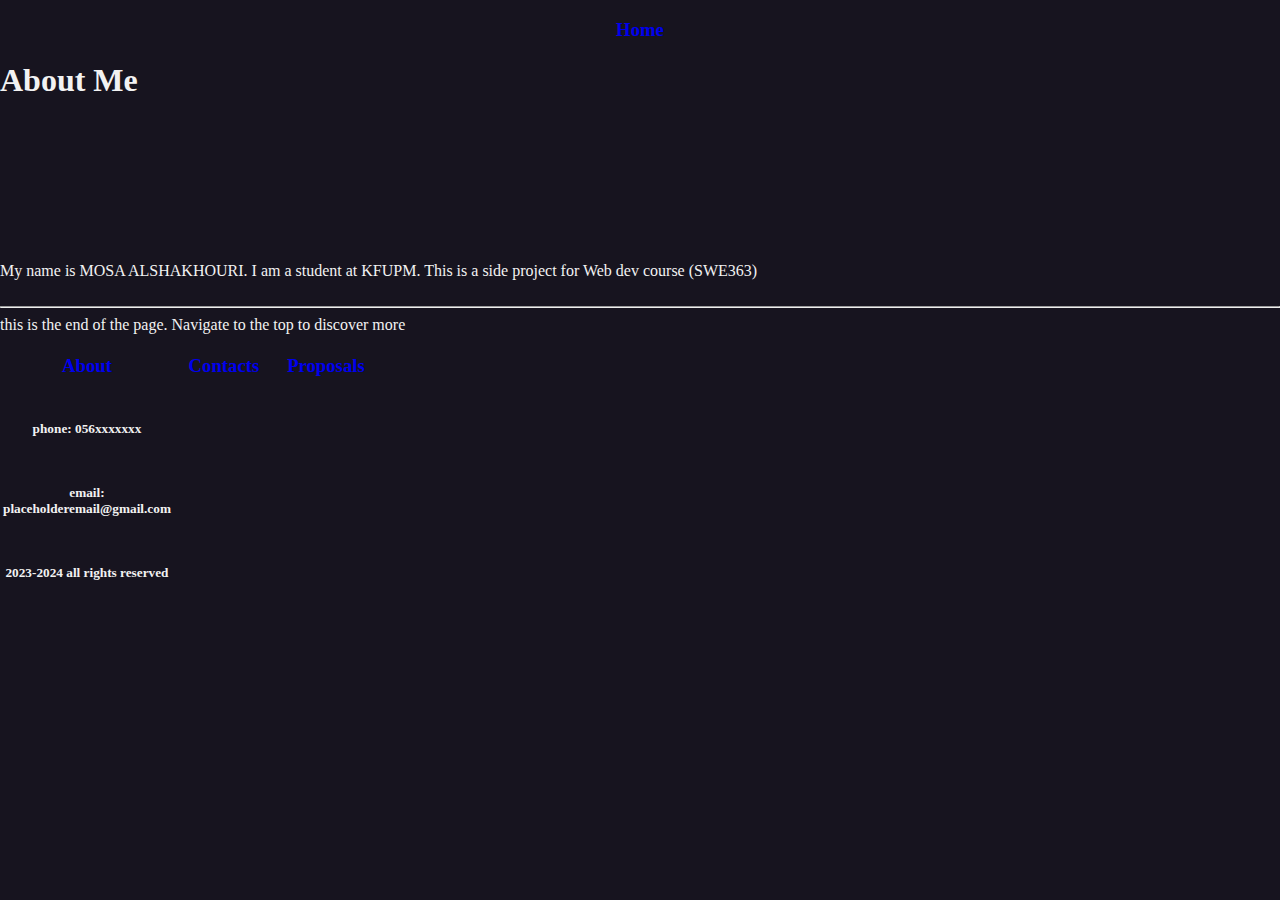
<file: about.html>
<!DOCTYPE html>
<html>
<head>
<link rel="stylesheet" href="style.css">
<title>About Me</title>
<a href="index.html"><h3>Home</h3> </a>

</head>
<body>

	<article>
		<header><h1>About Me</h1></header>
		My name is MOSA ALSHAKHOURI. I am a student at KFUPM. This is a side project for Web dev course (SWE363)
	</article>
	
</body>

	<footer>
		<br>
		<hr>
		this is the end of the page. Navigate to the top to discover more

		<table>

			<tr>
				<td class="td"><a href="about.html"><h3>About</h3> </a></td>
				<td class="td"><a href="contacts.html"><h3>Contacts</h3> </a></td>
				<td class="td"><a href="proposals.html"><h3>Proposals</h3> </a></td>
			</tr>
			
			<tr>
				<td class="td2"><h5>phone: 056xxxxxxx</h5></td>
			</tr>
			
			<tr>
				<td class="td2"><h5>email: placeholderemail@gmail.com</h5></td>
			</tr>
				
			<tr>
				<td class="td2"><h5>2023-2024 all rights reserved</h5></td>
			</tr>
			
		</table>

	</footer>
</html>
</file>
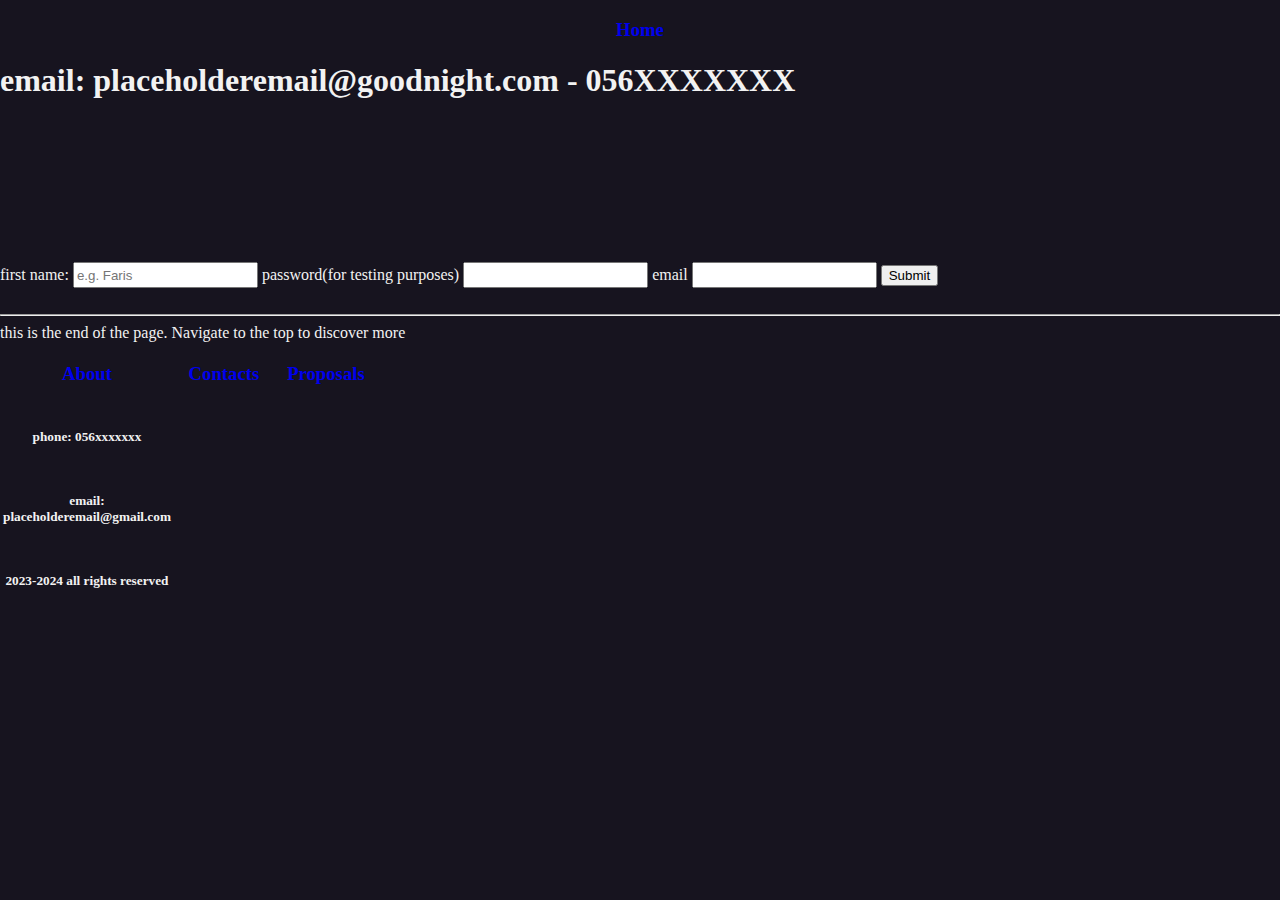
<file: contacts.html>
<!DOCTYPE html>
<html>
<head>
	<link rel="stylesheet" href="style.css">
	<title>Contact Me</title>
	<a href="index.html"><h3>Home</h3> </a>
	<header><h1>email: placeholderemail@goodnight.com - 056XXXXXXX</h1></header>

</head>

<body>

	<form>
		<label>first name:</label>
		<input class="input" type= "text" placeholder="e.g. Faris" required>
		<label>password(for testing purposes)</label>
		<input class="input" type= "password" maxlength="20">
		<label>email</label>
		<input class="input" type= "email" required>
		<input type= "submit">
	</form>

	<br>
	<hr>
	<footer>
		this is the end of the page. Navigate to the top to discover more

		<table>

			<tr>
				<td class="td"><a href="about.html"><h3>About</h3> </a></td>
				<td class="td"><a href="contacts.html"><h3>Contacts</h3> </a></td>
				<td class="td"><a href="proposals.html"><h3>Proposals</h3> </a></td>
			</tr>
			
			<tr>
				<td class="td2"><h5>phone: 056xxxxxxx</h5></td>
			</tr>
			
			<tr>
				<td class="td2"><h5>email: placeholderemail@gmail.com</h5></td>
			</tr>
				
			<tr>
				<td class="td2"><h5>2023-2024 all rights reserved</h5></td>
			</tr>
			
		</table>

	</footer>
</body>

</html>
</file>
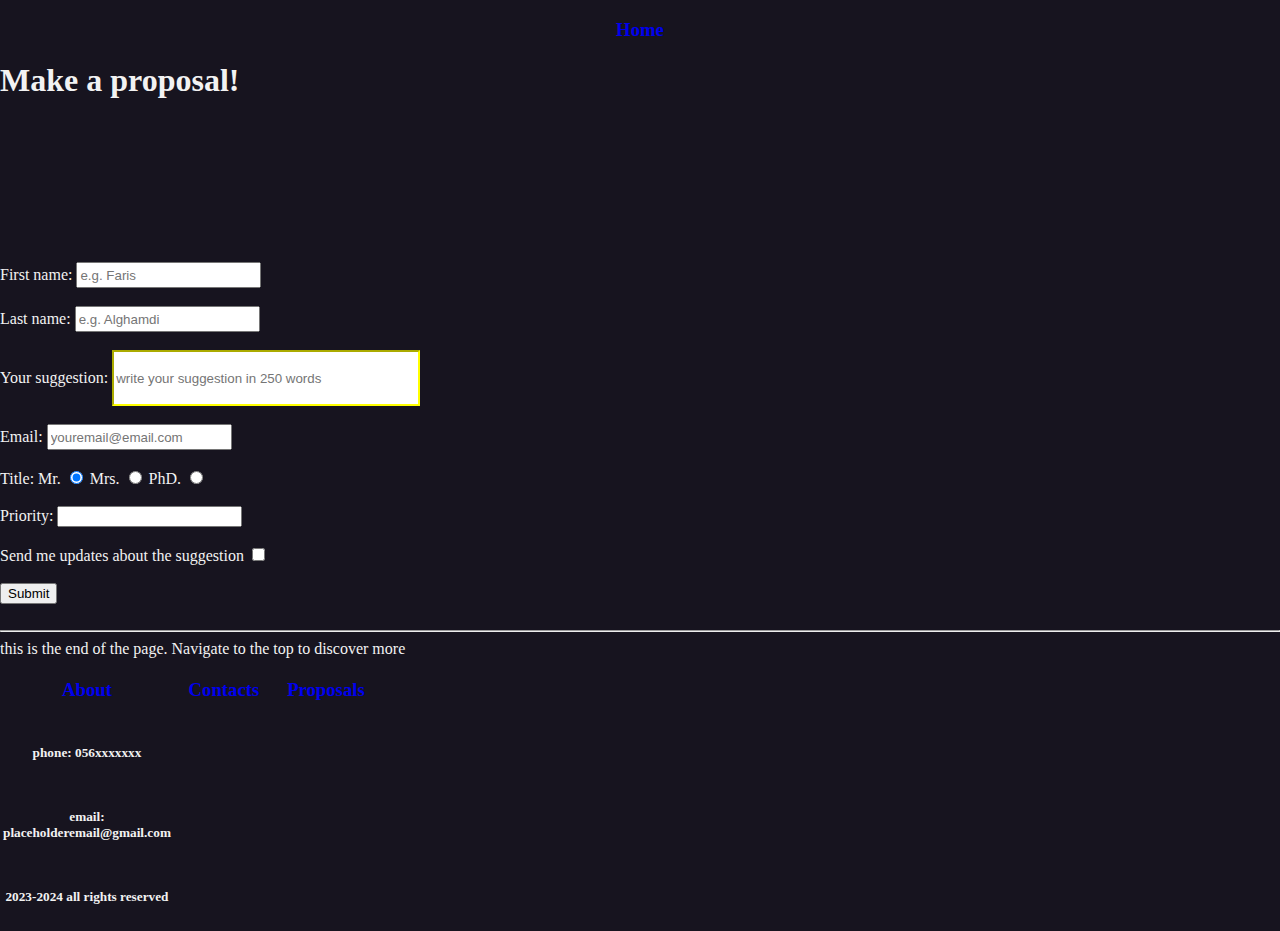
<file: proposals.html>
<!DOCTYPE html>
<html>
<head>
<link rel="stylesheet" href="style.css">
<title>Proposals</title>
<a href="index.html"><h3>Home</h3> </a>
<header><h1>Make a proposal!</h1></header>

</head>

<body>
<form action="thanks.html" autocomplete="on">
	<section>
	<label for="fname">First name:</label>
	<input class="input" type= "text" placeholder="e.g. Faris" name="fname" id="fname" required><br>
	<br>
	</section>
	
	<section>
	<label for="lname">Last name:</label>
	<input class="input" type= "text" placeholder="e.g. Alghamdi" name="lname" id="lname" required><br>
	<br>
	</section>
	
	<section>
	<label for="suggestion">Your suggestion:</label>
	<input class="msg" type= "text" placeholder="write your suggestion in 250 words" name="suggestion" id="suggestion" maxlength="250" autocomplete="off" required><br>
	<br>
	</section>
	
	<section>
	<label for="email">Email: </label>
	<input class="input" type= "email" placeholder="youremail@email.com" name="email" id="email" required><br>
	<br>
	</section>
	
	<section>
	
		<label for="title">Title:</label>
		
		<label for="Mr.">Mr.</label>
		<input type="radio" name="title" id="Mr." value="Mr." checked>
		
		<label for="Mrs.">Mrs.</label>
		<input type="radio" name="title" id="Mrs." value="Mrs.">
		
		<label for="PhD.">PhD.</label>
		<input type="radio" name="title" id="PhD." value="PhD.">
		
		<br><br>
	
	</section>
	
	<section>
		<label for="priority">Priority:</label>
		<input list="priority" name="priort">
		<datalist id="priority">
			<option value="urgent">
			<option value="high">
			<option value="medium">
			<option value="low">
		</datalist>
		
		<br><br>
	</section>
	
	<section>
		<label for="updates">Send me updates about the suggestion</label>
		<input type="checkbox" value="yes" id="updates" name="updates">
		
		<br><br>
	</section>
	
	<section>
	<input type= "submit">
	<br>
	</section>
	
	
</form>

	<br>
	<hr>
	<footer>
		this is the end of the page. Navigate to the top to discover more

		<table>

			<tr>
				<td class="td"><a href="about.html"><h3>About</h3> </a></td>
				<td class="td"><a href="contacts.html"><h3>Contacts</h3> </a></td>
				<td class="td"><a href="proposals.html"><h3>Proposals</h3> </a></td>
			</tr>
			
			<tr>
				<td class="td2"><h5>phone: 056xxxxxxx</h5></td>
			</tr>
			
			<tr>
				<td class="td2"><h5>email: placeholderemail@gmail.com</h5></td>
			</tr>
				
			<tr>
				<td class="td2"><h5>2023-2024 all rights reserved</h5></td>
			</tr>
			
		</table>

	</footer>
</body>

</html>
</file>
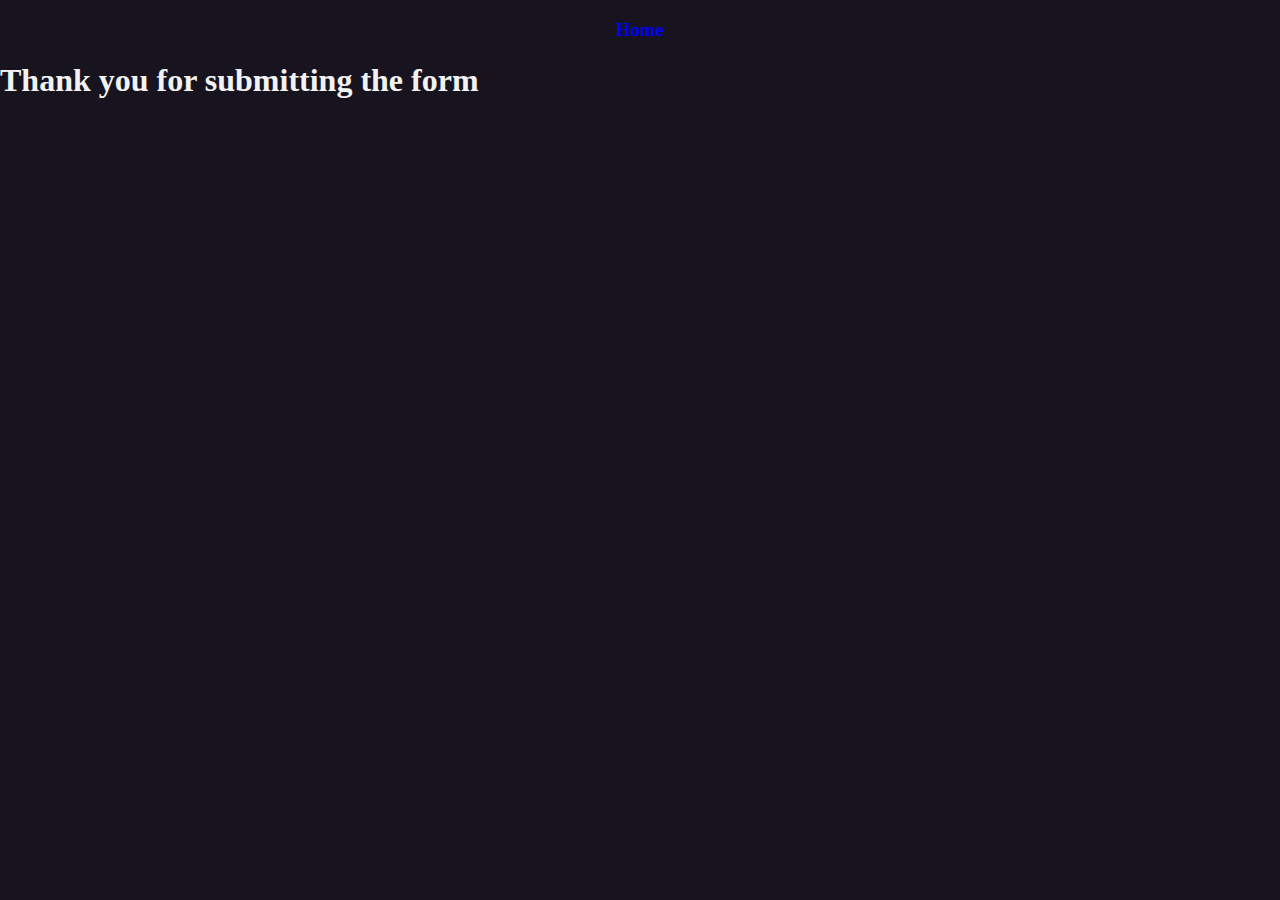
<file: thanks.html>
<!DOCTYPE html>
<html>
<head>
<link rel="stylesheet" href="style.css">
<title>Form submitted</title>
<a href="index.html"><h3>Home</h3> </a>
<header><h1>Thank you for submitting the form</h1></header>

</head>
</html>
</file>
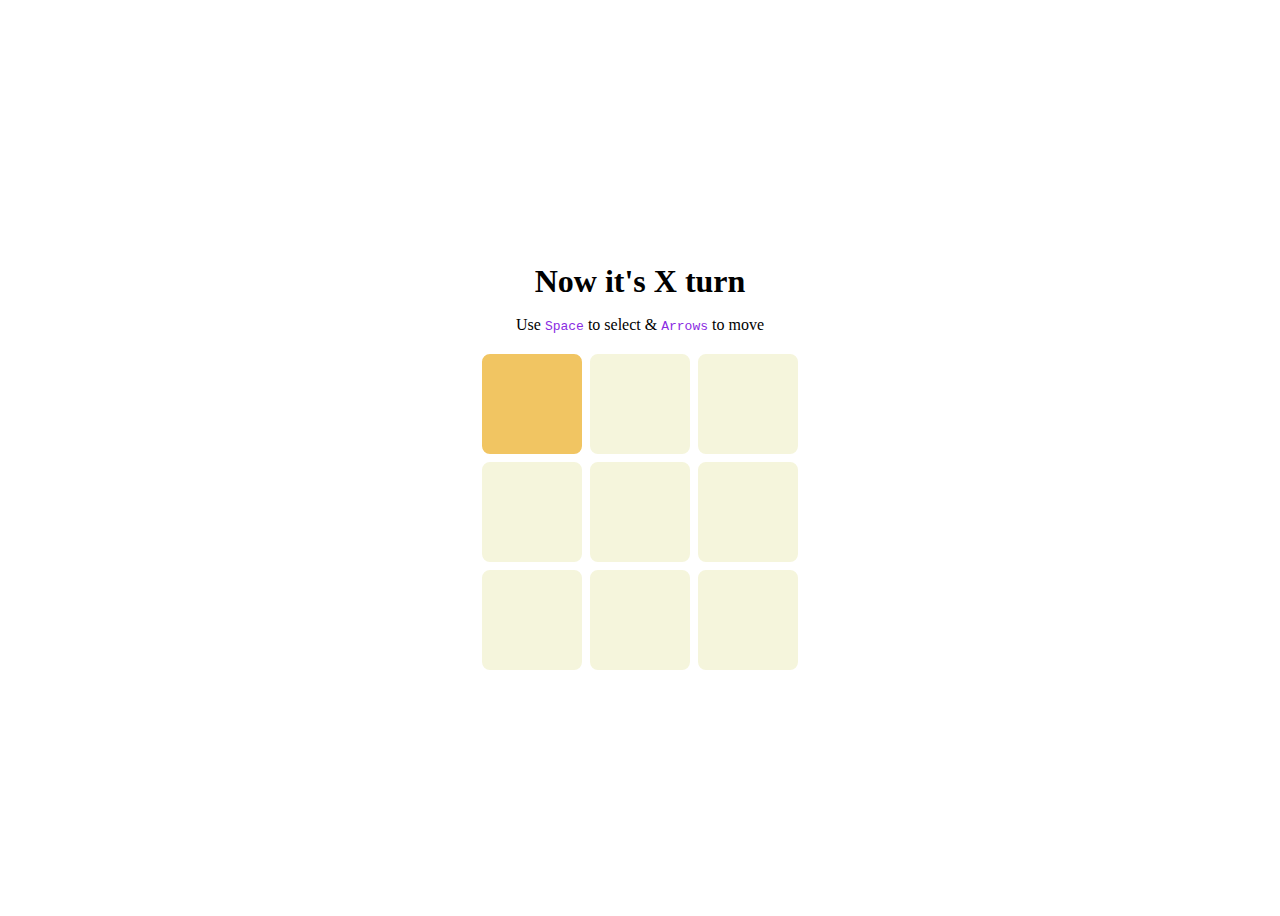
<file: ttt_kb.html>
<!DOCTYPE html>
<html lang="en">

<head>
    <meta charset="UTF-8">
    <meta name="viewport" content="width=device-width, initial-scale=1.0">
    <title>Document</title>
    <style>
        body {
            display: flex;
            flex-direction: column;
            align-items: center;
            justify-content: center;
            height: 100vh;
        }


        h1 {
            margin-bottom: 0px;
        }

        .cell {
            font-family: sans-serif;
            font-size: larger;
            font-weight: bolder;
            background-color: beige;
            width: 100px;
            height: 100px;
            border: 4px solid white;
            border-radius: 12px;
            text-align: center;
            display: flex;
            justify-content: center;
            align-items: center;
        }

        .cell:hover,.selected {
            background-color: #f1c562;
        }

        .grid {
            display: grid;
            grid-template-columns: auto auto auto;
        }

        code {
            color: blueviolet;
        }
    </style>
</head>

<body>
    <h1 id="turn">
        Now it's <span>X</span> turn
    </h1>
    <p>Use <code>Space</code> to select & <code>Arrows</code> to move</p>
    <!-- Board -->
    <div class="board">
        <div class="grid">
            <div class="cell selected"></div>
            <div class="cell"></div>
            <div class="cell"></div>
            <div class="cell"></div>
            <div class="cell"></div>
            <div class="cell"></div>
            <div class="cell"></div>
            <div class="cell"></div>
            <div class="cell"></div>
        </div>
        <script>

            // decided which turn is it
            let turn = "X"
            let gameEnded = false

            // when we click on a cell add the letter 
            let board = document.getElementsByClassName("board")[0]
            board.addEventListener("click", cellClicked)
			board.addEventListener("keydown", (leftArrow) => moveleft())

            // clicked event
            function cellClicked(event) {
                let cell = event.target
                addLetter(cell)
            }

            //add letter
            function addLetter(cell) {
                cell.innerText = turn
                if (board.getInner === board[cell+1] && board[cell] === board[cell-1]) {
                    turnLetter = board[cell] + "has won"; 
                } else {
                    // change turn
                    turn = turn === "X" ? "O" : "X"

                    //change title
                    turnLetter = document.querySelector("#turn span")
                    turnLetter.innerText = turn
                }
            }
            

        </script>
    </div>
</body>

</html>
</file>
<file: style.css>
:root {
	--orange-color: #da7722c;
	--dark-blue-color: #023047;
	--dark-color: #070917;
	--light-color: #E8F7FB;
	--light-blue-color: #6f7dfb;
}

.loader {
	
	position: fixed;
	top: 0;
	left: 0;
	width: 100vw;
	height: 100vh;
	display: flex;
	align-items: center;
	justify-content: center;
	background: #17141F;
	transition: opacity 2.0s, visibility 2.0s;
	
}

.loader--hidden {
	
	opacity: 0;
	visibility: hidden;
	
}


.loader::after {
	
	content: "";
	width: 100px;
	height: 100px;
	border: 10px solid transparent;
	border-top-color: #FC6A03;
	border-radius: 50%;	
	animation: loading 0.80s ease-out infinite;
}

@keyframes loading {
	
	from {transform: rotate(0turn)}
	to {transform: rotate(1turn)}
	
}

.watermark{
	
	z-index: 2;
	position: relative;
	
}

.watermark-text {
	
	position: absolute;
	z-index: 1;
	align-items: center;
	top: 10px;
	left: 10px;
	background-color: rgba(0, 0, 0, 0.5);
	color: #ffffff;
	padding: 4px;
	font-size: 12px;
	font-weight: bold;
	
}


body {
	margin: 0;
	font-family: "Poppins", "sans-serif";
	background: #17141F;
	color: #F2F2F2;
	
}

#popupContainer {
	
	display: flex;
	justify-content: center;
	
	
}

#popupContent {
	
	position: absolute;
	width: 35%;
	height: 35%;
	justify-content: center;
	background-color: #2e2c27;
	padding: 20px;
	border-radius: 5px;
	text-align: center;
	
}

#closeButton {
	
	height: 50px;
	
}

#helpButton {
	
	background: var(--dark-blue-color);
	text-decoration: none;
	height: 2px;
	text-align: center;
	padding: 16px 32px;
	border-radius: 24px;
	color: #fff;
	display: inline-block;
	font-weight: bold;
	font-size: 18px;
	text-decoration: none;
	position: relative;
	
	
}

.topRippon {
	
	max-width: 1134px;
	margin:0 auto;
	
}

.button {
	padding: 16px 32px;
	border-radius: 24px;
	color: #fff;
	display: inline-block;
	font-weight: bold;
	font-size: 18px;
	text-decoration: none;
	position: relative;
}

.button.dark {
	background: var(--dark-blue-color);
	text-decoration: none;
	height: 2px;
	text-align: center;
}

a{
	text-align: center;
	text-decoration: none;
}

.button.light {
	background: var(--orange-color);
}

header {
	
	background: linear-gradient(180deg, #6f7dfb 0%, #26308 100%);
	height: 200px;
	width: 100%;
	
}

.hover-btn {
	
	background-color: #9E2718;
	padding: 10px 20px;
	border: ridge #4CAF50;
	transition: 1.0s ease-in-out;
	
}

.hover-btn:hover {
	
	background-color: #E56F60;
	
}


.hob3 {
	color: black;
	background-color: #FFB401;
	}
	
.hob3 + tr:nth-child(odd){
	color: black;
	background-color: green;
}
	
.td{
	width: 100px;
	text-align: center;
	border: 0px solid white;
	padding: 0px;
}

.td2{
	text-align: center;
}


a:visited {
	color:#02DC4A;
}

.top{
	text-transform: uppercase;
	color: black;
	background-color: #B70B0D;
}

em {
	background-color: #0000AA;
	
}

.hob3:hover {
	background-color: #F0F0F0;
}

nav a:first-child{
	text-decoration: underline;
}

nav a{
	text-decoration: none;
}

footer a:hover {
	cursor: pointer;
}

.input{
	height:20px;
}

.msg{
	height:50px;
	width: 300px;
	border-color: yellow;
}
</file>
